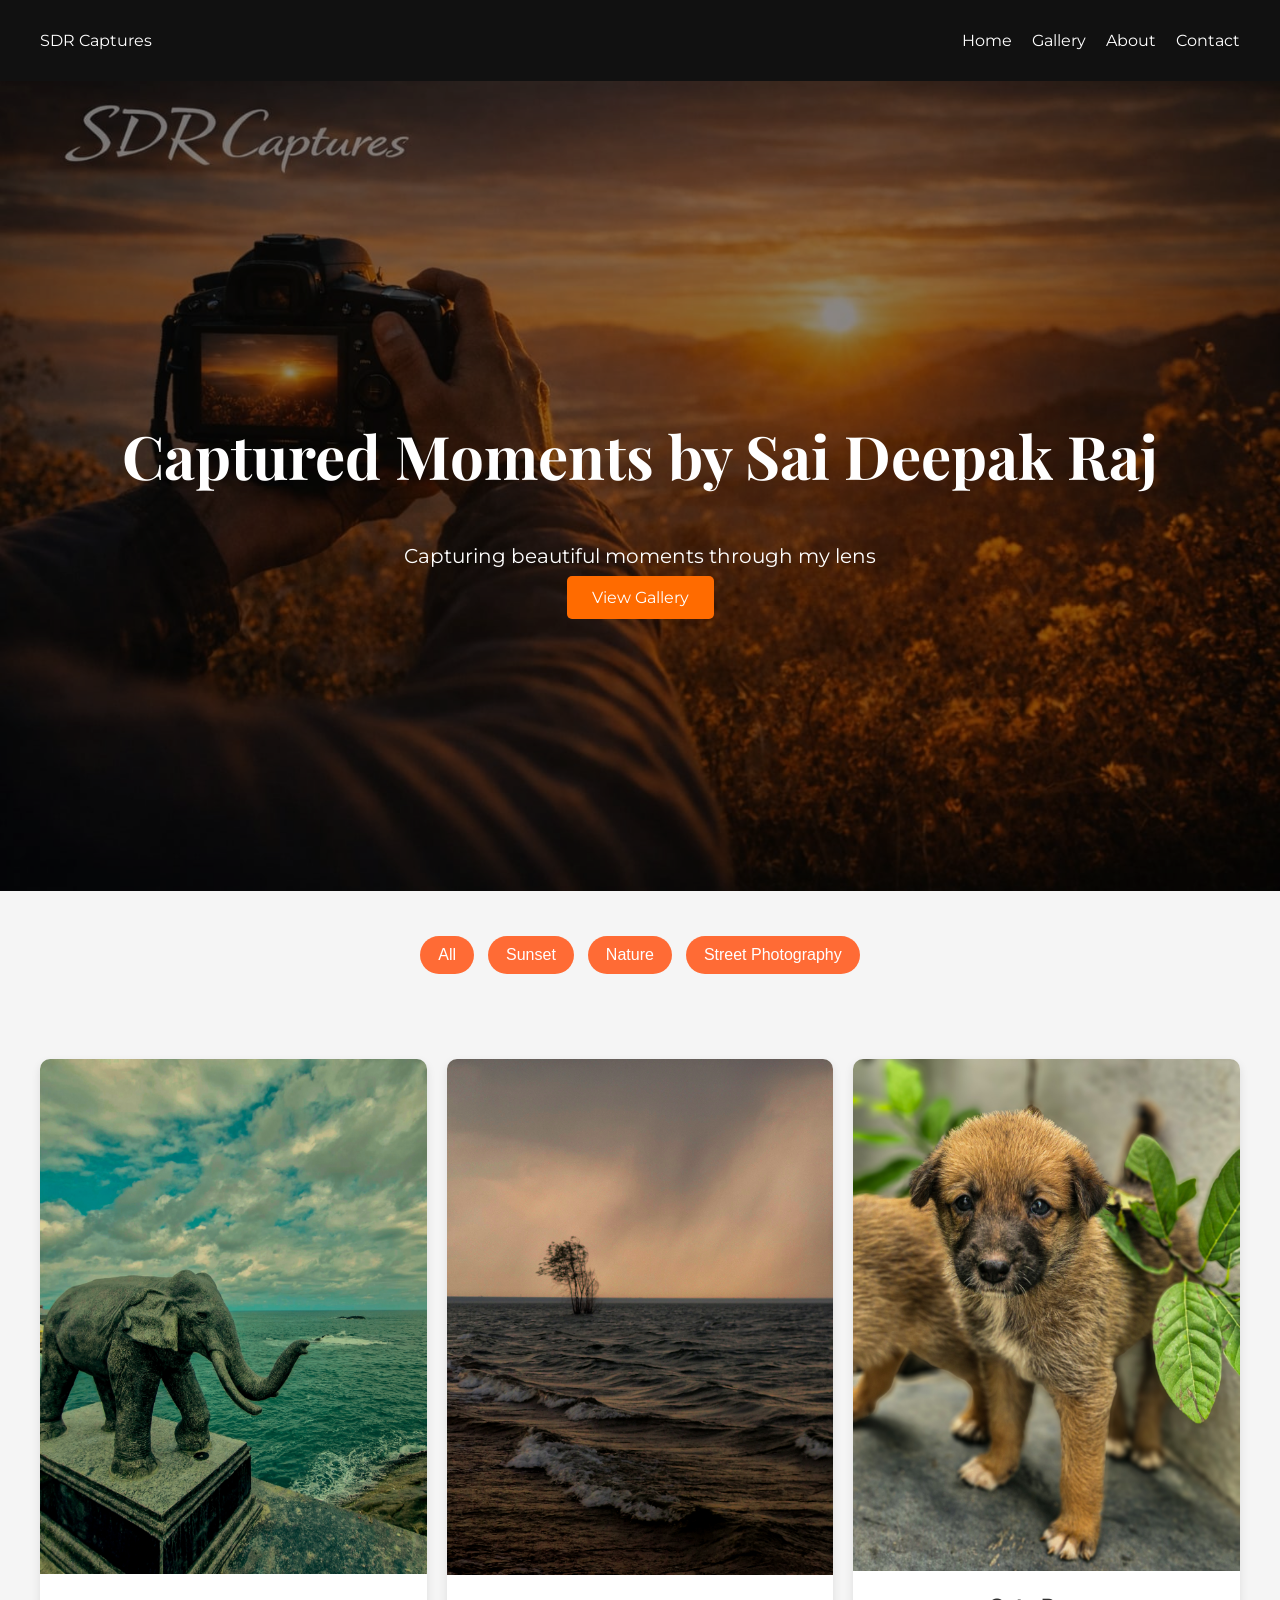
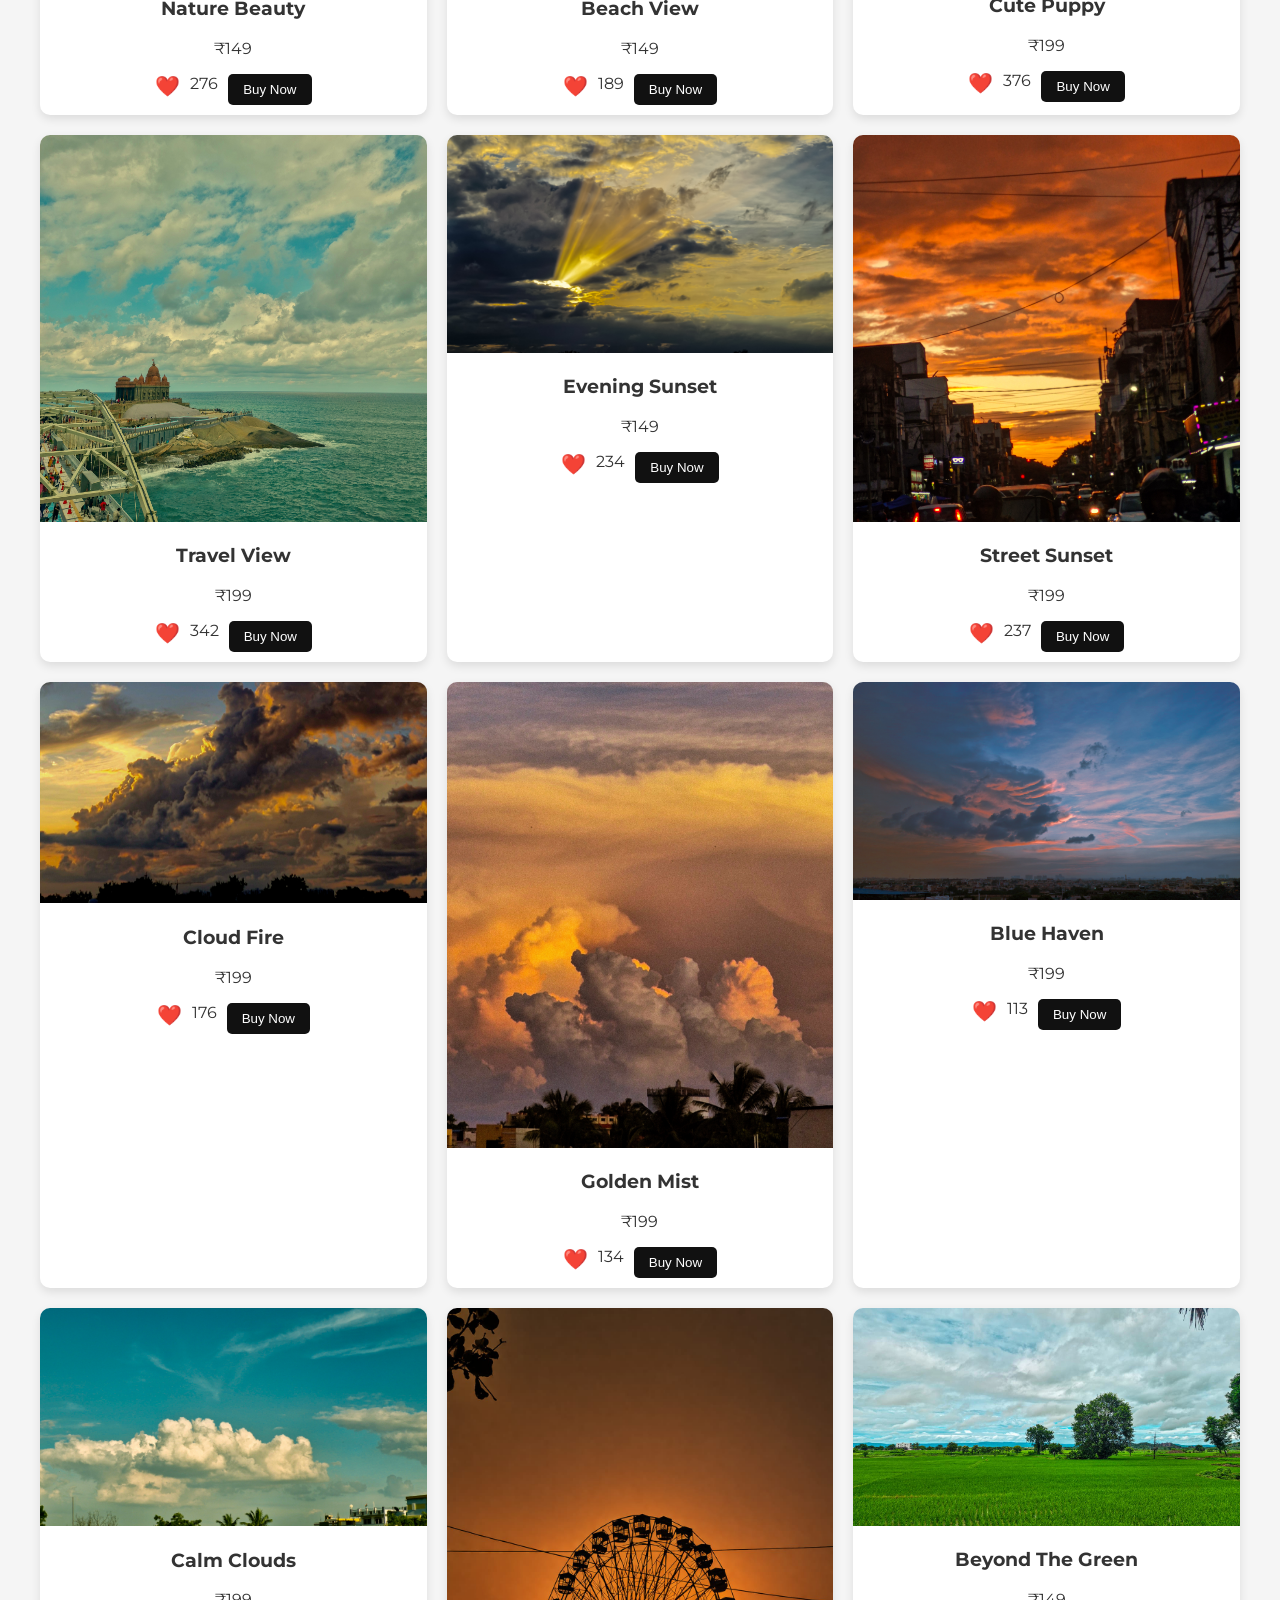
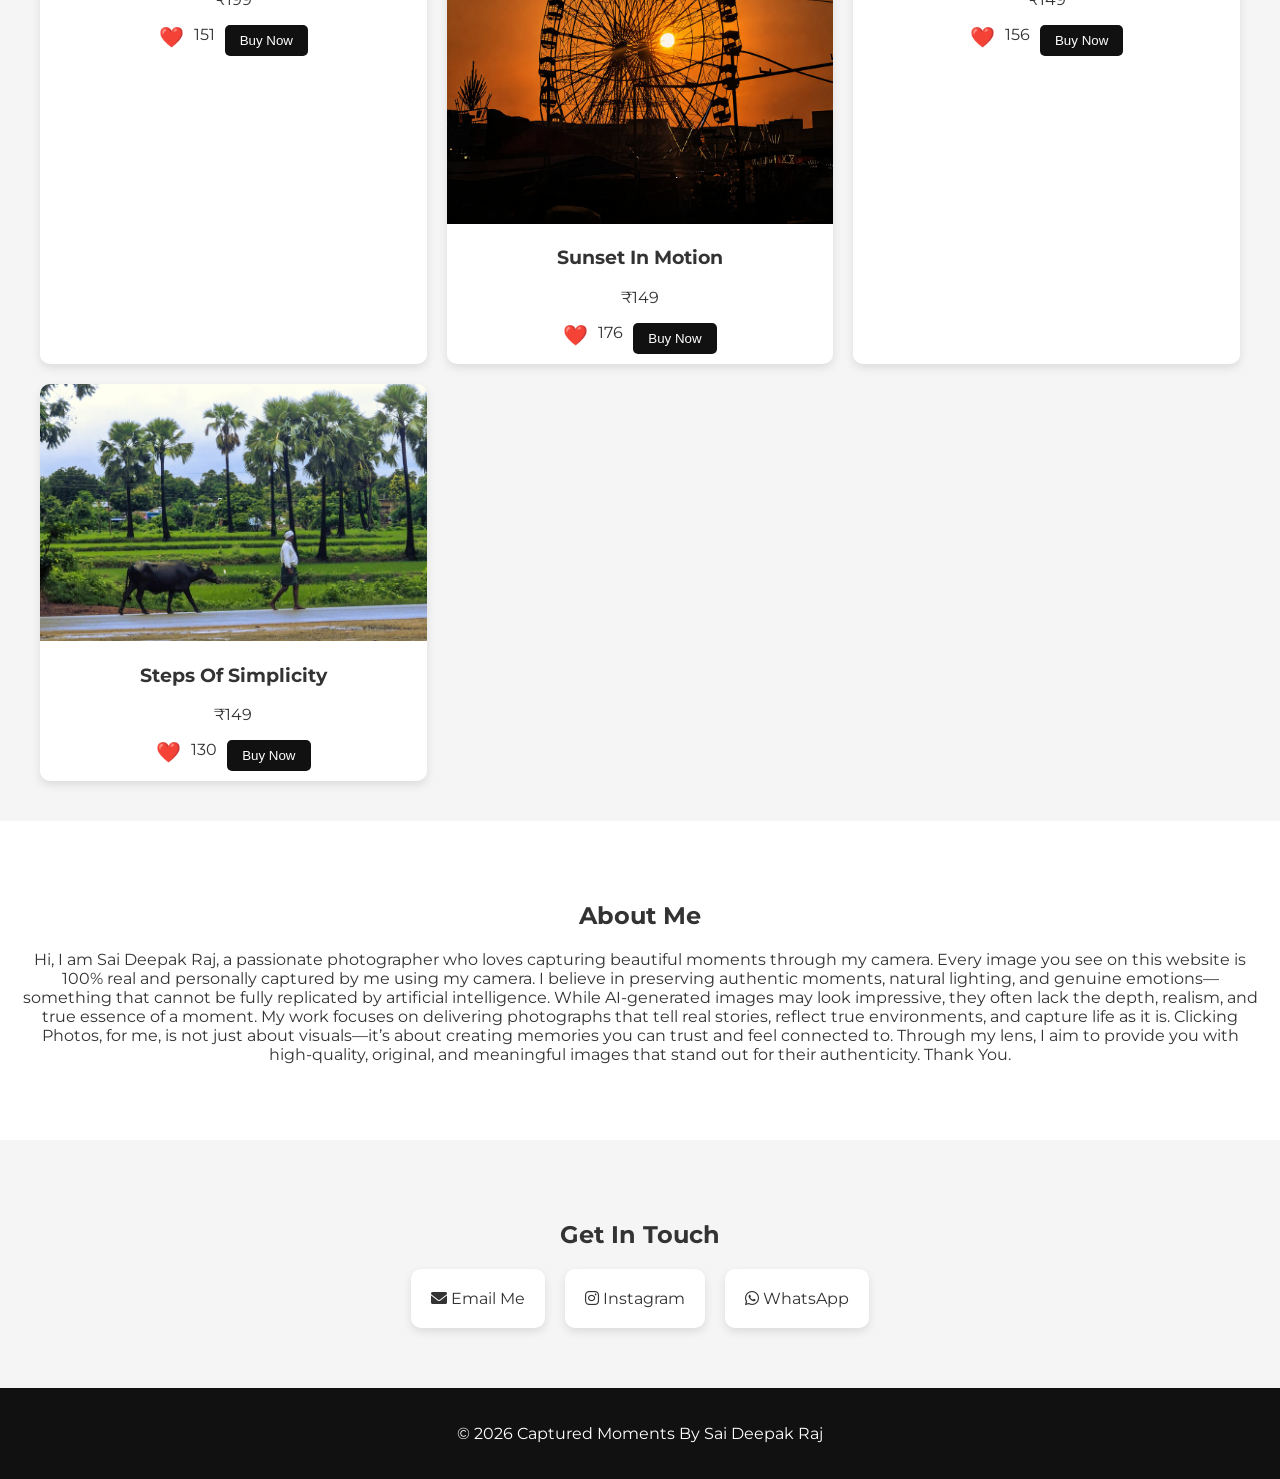
<file: index.html>
<!DOCTYPE html>
<html lang="en">
<head>
<meta charset="UTF-8">
<meta name="viewport" content="width=device-width, initial-scale=1.0">
<title>SDR Captures</title>
<meta name="description" content="Photography portfolio of Sai Deepak Raj">
<link rel="stylesheet" href="style.css">
<link href="https://fonts.googleapis.com/css2?family=Montserrat:wght@300;400;600;700&family=Playfair+Display:wght@400;700&display=swap" rel="stylesheet">
<link rel="stylesheet" href="https://cdnjs.cloudflare.com/ajax/libs/font-awesome/6.0.0/css/all.min.css">

<style>
.hero{
    background:url("banner.png") center/cover no-repeat;
    height:90vh;
    display:flex;
    align-items:center;
    justify-content:center;
    position:relative;
    text-align:center;
    color:white;
}

.hero-overlay{
    position:absolute;
    top:0;
    left:0;
    width:100%;
    height:100%;
    background:rgba(0,0,0,0.45);
}

.hero-content{
    position:relative;
    z-index:2;
}

.hero-content h1{
    font-family:'Playfair Display', serif;
    font-size:60px;
}

.hero-content p{
    font-size:20px;
}
</style>
</head>

<body>

<nav class="navbar">
<div class="logo">SDR Captures</div>

<ul class="nav-links">
<li><a href="#home">Home</a></li>
<li><a href="#gallery">Gallery</a></li>
<li><a href="#about">About</a></li>
<li><a href="#contact">Contact</a></li>
</ul>
</nav>

<section id="home" class="hero">

<!-- Desktop Banner -->
<img src="banner-desktop.jpg" class="desktop-banner">

<!-- Mobile Banner -->
<img src="banner-mobile.jpg" class="mobile-banner">

<div class="hero-overlay"></div>

<div class="hero-content">
  <h1>Captured Moments by Sai Deepak Raj</h1>
  <p>Capturing beautiful moments through my lens</p>
  <a href="#gallery" class="btn btn-primary">View Gallery</a>
</div>

</section>

<div class="categories">
<button onclick="filterPhotos('all',this)">All</button>
<button onclick="filterPhotos('sunset',this)">Sunset</button>
<button onclick="filterPhotos('nature',this)">Nature</button>
<button onclick="filterPhotos('street',this)">Street Photography</button>
</div>

<section id="gallery" class="gallery-section">
<div class="gallery-container">

<!-- PHOTO 1 -->
<div class="photo-card" data-category="nature">
<div class="image-container" onclick="showWatermark(this); openViewer(this.querySelector('img'))">
<img src="image1.jpeg">
<span class="watermark">Captured Moments © Sai Deepak Raj</span>
</div>
<h3>Nature Beauty</h3>
<p>₹149</p>
<div class="photo-actions">
    <span class="like-btn" onclick="toggleLike(this)">❤️</span>
    <span class="like-count">276</span>
<button class="btn-buy" onclick="openPayment('Nature Beauty','199')">Buy Now</button>
</div>
</div>

<!-- PHOTO 2 -->
<div class="photo-card" data-category="nature">
<div class="image-container" onclick="showWatermark(this); openViewer(this.querySelector('img'))">
<img src="beach.jpeg">
<span class="watermark">Captured Moments © Sai Deepak Raj</span>
</div>
<h3>Beach View</h3>
<p>₹149</p>
<div class="photo-actions">
    <span class="like-btn" onclick="toggleLike(this)">❤️</span>
    <span class="like-count">189</span>
<button class="btn-buy" onclick="openPayment('Beach View','199')">Buy Now</button>
</div>
</div>

<!-- PHOTO 3 -->
<div class="photo-card" data-category="street">
<div class="image-container" onclick="showWatermark(this); openViewer(this.querySelector('img'))">
<img src="image2.jpeg">
<span class="watermark">Captured Moments © Sai Deepak Raj</span>
</div>
<h3>Cute Puppy</h3>
<p>₹199</p>
<div class="photo-actions">
    <span class="like-btn" onclick="toggleLike(this)">❤️</span>
    <span class="like-count">376</span>
<button class="btn-buy" onclick="openPayment('Cute Puppy','199')">Buy Now</button>
</div>
</div>

<!-- PHOTO 4 -->
<div class="photo-card" data-category="nature">
<div class="image-container" onclick="showWatermark(this); openViewer(this.querySelector('img'))">
<img src="image3.jpeg">
<span class="watermark">Captured Moments © Sai Deepak Raj</span>
</div>
<h3>Travel View</h3>
<p>₹199</p>
<div class="photo-actions">
    <span class="like-btn" onclick="toggleLike(this)">❤️</span>
    <span class="like-count">342</span>
<button class="btn-buy" onclick="openPayment('Travel View','199')">Buy Now</button>
</div>
</div>

<!-- PHOTO 5 -->
<div class="photo-card" data-category="sunset">
<div class="image-container" onclick="showWatermark(this); openViewer(this.querySelector('img'))">
<img src="image4.jpeg">
<span class="watermark">Captured Moments © Sai Deepak Raj</span>
</div>
<h3>Evening Sunset</h3>
<p>₹149</p>
<div class="photo-actions">
<span class="like-btn" onclick="toggleLike(this)">❤️</span>
    <span class="like-count">234</span>
<button class="btn-buy" onclick="openPayment('Evening Sunset','349')">Buy Now</button>
</div>
</div>

<!-- PHOTO 6 -->
<div class="photo-card" data-category="sunset">
<div class="image-container" onclick="showWatermark(this); openViewer(this.querySelector('img'))">
<img src="sunset-street.jpeg">
<span class="watermark">Captured Moments © Sai Deepak Raj</span>
</div>
<h3>Street Sunset</h3>
<p>₹199</p>
<div class="photo-actions">
<span class="like-btn" onclick="toggleLike(this)">❤️</span>
    <span class="like-count">237</span>
<button class="btn-buy" onclick="openPayment('Street Sunset','199')">Buy Now</button>
</div>
</div>

<!-- PHOTO 7 -->
<div class="photo-card" data-category="sunset">
<div class="image-container" onclick="showWatermark(this); openViewer(this.querySelector('img'))">
<img src="image7.jpeg">
<span class="watermark">Captured Moments © Sai Deepak Raj</span>
</div>
<h3>Cloud Fire</h3>
<p>₹199</p>
<div class="photo-actions">
<span class="like-btn" onclick="toggleLike(this)">❤️</span>
    <span class="like-count">176</span>
<button class="btn-buy" onclick="openPayment('Cloud Fire','199')">Buy Now</button>
</div>
</div>

<!-- PHOTO 8 -->
<div class="photo-card" data-category="sunset">
<div class="image-container" onclick="showWatermark(this); openViewer(this.querySelector('img'))">
<img src="image8.jpeg">
<span class="watermark">Captured Moments © Sai Deepak Raj</span>
</div>
<h3>Golden Mist</h3>
<p>₹199</p>
<div class="photo-actions">
<span class="like-btn" onclick="toggleLike(this)">❤️</span>
    <span class="like-count">134</span>
<button class="btn-buy" onclick="openPayment('Golden Mist','199')">Buy Now</button>
</div>
</div>

<!-- PHOTO 9 -->
<div class="photo-card" data-category="sunset">
<div class="image-container" onclick="showWatermark(this); openViewer(this.querySelector('img'))">
<img src="image9.jpeg">
<span class="watermark">Captured Moments © Sai Deepak Raj</span>
</div>
<h3>Blue Haven</h3>
<p>₹199</p>
<div class="photo-actions">
<span class="like-btn" onclick="toggleLike(this)">❤️</span>
    <span class="like-count">113</span>
<button class="btn-buy" onclick="openPayment('Blue Haven','199')">Buy Now</button>
</div>
</div>

<!-- PHOTO 10 -->
<div class="photo-card" data-category="sunset">
<div class="image-container" onclick="showWatermark(this); openViewer(this.querySelector('img'))">
<img src="image10.jpeg">
<span class="watermark">Captured Moments © Sai Deepak Raj</span>
</div>
<h3>Calm Clouds</h3>
<p>₹199</p>
<div class="photo-actions">
<span class="like-btn" onclick="toggleLike(this)">❤️</span>
    <span class="like-count">151</span>
<button class="btn-buy" onclick="openPayment('Calm Clouds','199')">Buy Now</button>
</div>
</div>
    <!-- PHOTO 11 -->
<div class="photo-card" data-category="sunset">
<div class="image-container" onclick="showWatermark(this); openViewer(this.querySelector('img'))">
<img src="image11.jpg">
<span class="watermark">Captured Moments © Sai Deepak Raj</span>
</div>
<h3>Sunset In Motion</h3>
<p>₹149</p>
<div class="photo-actions">
    <span class="like-btn" onclick="toggleLike(this)">❤️</span>
    <span class="like-count">176</span>
<button class="btn-buy" onclick="openPayment('Nature Beauty','199')">Buy Now</button>
</div>
</div>
    <!-- PHOTO 12 -->
<div class="photo-card" data-category="nature">
<div class="image-container" onclick="showWatermark(this); openViewer(this.querySelector('img'))">
<img src="image12.jpg">
<span class="watermark">Captured Moments © Sai Deepak Raj</span>
</div>
<h3>Beyond The Green</h3>
<p>₹149</p>
<div class="photo-actions">
    <span class="like-btn" onclick="toggleLike(this)">❤️</span>
    <span class="like-count">156</span>
<button class="btn-buy" onclick="openPayment('Nature Beauty','199')">Buy Now</button>
</div>
</div>
    <!-- PHOTO 13 -->
<div class="photo-card" data-category="street">
<div class="image-container" onclick="showWatermark(this); openViewer(this.querySelector('img'))">
<img src="image13.jpg">
<span class="watermark">Captured Moments © Sai Deepak Raj</span>
</div>
<h3>Steps Of Simplicity</h3>
<p>₹149</p>
<div class="photo-actions">
    <span class="like-btn" onclick="toggleLike(this)">❤️</span>
    <span class="like-count">130</span>
<button class="btn-buy" onclick="openPayment('Nature Beauty','199')">Buy Now</button>
</div>
</div>

</div>
</section>


<section id="about" class="about-section">

<h2>About Me</h2>

<p>
Hi, I am Sai Deepak Raj, a passionate photographer who loves capturing beautiful moments through my camera.
    Every image you see on this website is 100% real and personally captured by me using my camera. I believe in preserving authentic moments, natural lighting, and genuine emotions—something that cannot be fully replicated by artificial intelligence.
While AI-generated images may look impressive, they often lack the depth, realism, and true essence of a moment. My work focuses on delivering photographs that tell real stories, reflect true environments, and capture life as it is.
Clicking Photos, for me, is not just about visuals—it’s about creating memories you can trust and feel connected to. Through my lens, I aim to provide you with high-quality, original, and meaningful images that stand out for their authenticity.
                                                  Thank You.
</p>

</section>


<section id="contact" class="contact-section">

<h2>Get In Touch</h2>

<div class="contact-links">

<a href="mailto:saideepakraj22@gmail.com" class="contact-card">

<i class="fas fa-envelope"></i>

<span>Email Me</span>

</a>


<a href="https://www.instagram.com/saideepakraj_gajwinkar" target="_blank" class="contact-card">

<i class="fab fa-instagram"></i>

<span>Instagram</span>

</a>


<a href="https://wa.me/918074158967" target="_blank" class="contact-card whatsapp">

<i class="fab fa-whatsapp"></i>

<span>WhatsApp</span>

</a>

</div>

</section>


<footer>

<p>© 2026 Captured Moments By Sai Deepak Raj </p>

</footer>



<!-- IMAGE VIEWER -->

<div id="imageViewer" class="image-viewer">

<span class="close-viewer" onclick="closeViewer()">×</span>

<img id="viewerImg">

</div>



<!-- PAYMENT POPUP -->

<div id="paymentPopup" class="payment-popup">

<div class="payment-box">

<h2>Buy Photo</h2>

<p id="photoName"></p>

<p id="photoPrice"></p>

<h3>Pay via UPI</h3>

<p><b>UPI ID:</b> 8074158967@upi</p>

<img src="upi-qr.jpeg" class="upi-qr">

<p class="disclaimer">

Massage on WhatsApp,The picture will be sent directly to your WhatsApp after payment.

</p>

<a id="whatsappLink" target="_blank">

<button class="btn-buy">Message on WhatsApp</button>

</a>

<button onclick="closePayment()" class="close-pay">Close</button>

</div>

</div>
 <script src="script.js"></script>

<script>
function showWatermark(container) {
    let watermark = container.querySelector(".watermark");
    watermark.style.opacity = (watermark.style.opacity == "1") ? "0" : "1";
}
</script>
<script>
document.addEventListener("contextmenu", function(e) {
    e.preventDefault();
});
</script>
<script>
document.addEventListener("keydown", function(e) {
    if (e.ctrlKey && (e.key === "s" || e.key === "u")) {
        e.preventDefault();
    }
});
</script>




    <script>
function toggleLike(btn) {
    const card = btn.closest(".photo-card");
    const id = card.getAttribute("data-id");

    const countSpan = btn.nextElementSibling;
    let count = parseInt(countSpan.innerText);

    let liked = localStorage.getItem("liked_" + id);

    if (liked === "true") {
        count = count - 1;
        btn.classList.remove("liked");
        btn.innerText = "❤️";
        localStorage.setItem("liked_" + id, "false");
    } else {
        count = count + 1;
        btn.classList.add("liked");
        btn.innerText = "💖";
        localStorage.setItem("liked_" + id, "true");
    }

    countSpan.innerText = count;
}

window.addEventListener("load", () => {
    document.querySelectorAll(".photo-card").forEach(card => {
        const id = card.getAttribute("data-id");
        const btn = card.querySelector(".like-btn");

        let liked = localStorage.getItem("liked_" + id);

        if (liked === "true") {
            btn.classList.add("liked");
            btn.innerText = "💖";
        }
    });
});
</script>

</body>
</html>
</file>
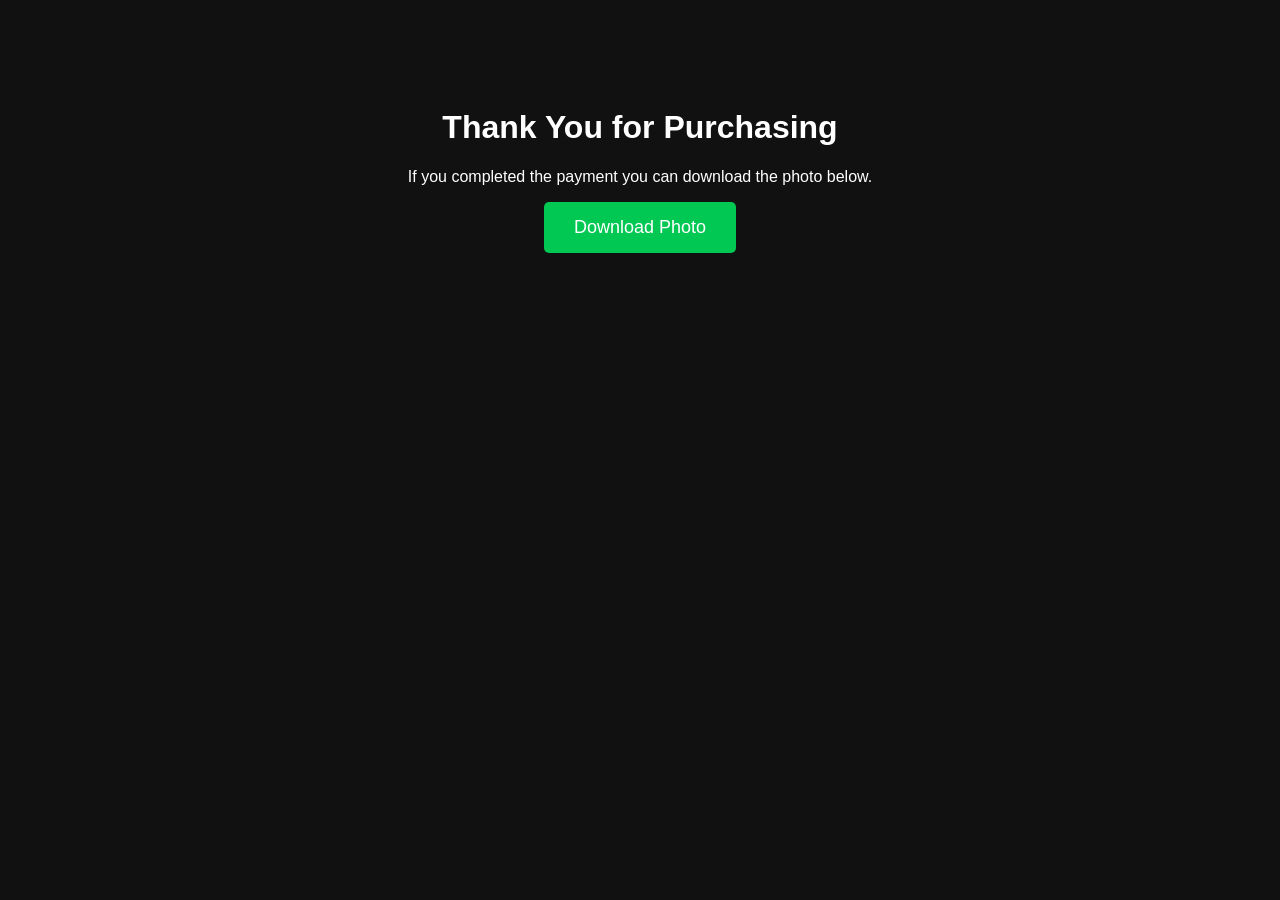
<file: download.html>
<!DOCTYPE html>
<html>
<head>
<title>Download Photo</title>

<style>

body{
font-family:Arial;
text-align:center;
background:#111;
color:white;
padding:80px;
}

.download-btn{
background:#00c853;
color:white;
padding:15px 30px;
border:none;
font-size:18px;
border-radius:5px;
cursor:pointer;
}

</style>

</head>

<body>

<h1>Thank You for Purchasing</h1>

<p>If you completed the payment you can download the photo below.</p>

<a href="sunset-street.jpeg" download>
<button class="download-btn">Download Photo</button>
</a>

</body>
</html>
</file>
<file: style.css>
body{
    margin:0;
    font-family:'Montserrat',sans-serif;
    background:#f5f5f5;
    color:#333;
}

/* NAVBAR */
.navbar{
    display:flex;
    justify-content:space-between;
    align-items:center;
    padding:15px 40px;
    background:#111;
    color:white;
    flex-wrap:wrap;
}

.nav-links{
    list-style:none;
    display:flex;
    gap:20px;
    flex-wrap:wrap;
}

.nav-links a{
    color:white;
    text-decoration:none;
}

/* HERO */
.hero{
    height:90vh;
    display:flex;
    align-items:center;
    justify-content:center;
    position:relative;
    color:white;
    text-align:center;
    overflow:hidden;
}

/* 🔥 NEW BANNER SYSTEM */
.desktop-banner,
.mobile-banner{
    position:absolute;
    top:0;
    left:0;
    width:100%;
    height:100%;
    object-fit:cover;
    z-index:0;
}

/* Hide mobile banner by default */
.mobile-banner{
    display:none;
}

/* Mobile view */
@media (max-width:768px){
    .desktop-banner{
        display:none;
    }
    .mobile-banner{
        display:block;
    }
}

.hero-overlay{
    position:absolute;
    top:0;
    left:0;
    width:100%;
    height:100%;
    background:rgba(0,0,0,0.5);
    z-index:1;
}

.hero-content{
    position:relative;
    z-index:2;
}

.hero-content h1{
    font-size:60px;
}

.hero-content p{
    font-size:20px;
}

.btn-primary{
    background:#ff6b00;
    color:white;
    padding:12px 25px;
    text-decoration:none;
    border-radius:5px;
}

/* CATEGORIES */
.categories{
    text-align:center;
    margin:40px 0;
}

.categories button{
    background:#ff6b35;
    color:white;
    border:none;
    padding:10px 18px;
    margin:5px;
    font-size:16px;
    border-radius:25px;
    cursor:pointer;
}

.categories button.active {
    background: #111;
    color: white;
}

/* GALLERY */
.gallery-container{
    display:grid;
    grid-template-columns:repeat(3,1fr);
    gap:20px;
    padding:40px;
}

.photo-card{
    background:white;
    border-radius:10px;
    overflow:hidden;
    box-shadow:0 4px 10px rgba(0,0,0,0.1);
    text-align:center;
}

.photo-card img{
    width:100%;
    height:auto;
    display:block;
}

/* ACTIONS */
.photo-actions{
    display:flex;
    justify-content:center;
    gap:10px;
    margin-bottom:10px;
}

.like-btn{
    border:none;
    background:white;
    font-size:20px;
    cursor:pointer;
    transition: transform 0.2s ease;
}

.like-btn.liked{
    transform: scale(1.5);
    color: #ff2d55;
}

.btn-buy{
    background:#111;
    color:white;
    border:none;
    padding:8px 15px;
    cursor:pointer;
    border-radius:5px;
}

/* SECTIONS */
.about-section{
    padding:60px 20px;
    text-align:center;
    background:white;
}

.contact-section{
    padding:60px 20px;
    text-align:center;
}

.contact-links{
    display:flex;
    justify-content:center;
    gap:20px;
    flex-wrap:wrap;
}

.contact-card{
    text-decoration:none;
    background:white;
    padding:20px;
    border-radius:10px;
    box-shadow:0 4px 10px rgba(0,0,0,0.1);
    color:#333;
}

footer{
    text-align:center;
    padding:20px;
    background:#111;
    color:white;
}

/* IMAGE VIEWER */
.image-viewer{
    display:none;
    position:fixed;
    top:0;
    left:0;
    width:100%;
    height:100%;
    background:rgba(0,0,0,0.9);
    justify-content:center;
    align-items:center;
    z-index:9999;
}

.image-viewer img{
    max-width:90%;
    max-height:90%;
    object-fit:contain;
}

.close-viewer{
    position:absolute;
    top:20px;
    right:35px;
    font-size:40px;
    color:white;
    cursor:pointer;
}

/* PAYMENT */
.payment-popup{
    display:none;
    position:fixed;
    top:0;
    left:0;
    width:100%;
    height:100%;
    background:rgba(0,0,0,0.7);
    justify-content:center;
    align-items:center;
    z-index:9999;
}

.payment-box{
    background:white;
    padding:30px;
    border-radius:10px;
    text-align:center;
    width:320px;
}

.upi-qr{
    width:180px;
    margin:10px 0;
}

.disclaimer{
    font-size:14px;
    color:#555;
    margin-top:10px;
}

.close-pay{
    margin-top:10px;
    padding:8px 15px;
    border:none;
    background:#333;
    color:white;
    cursor:pointer;
}

/* WATERMARK */
.image-container {
    position: relative;
    display: inline-block;
    cursor: pointer;
}

.image-container img {
    width: 100%;
    display: block;
}

.watermark {
    position: absolute;
    bottom: 10px;
    right: 10px;
    color: white;
    font-size: 14px;
    background: rgba(0, 0, 0, 0.5);
    padding: 5px 10px;
    border-radius: 5px;
    opacity: 0;
    transition: 0.3s;
}

/* 🔥 MOBILE RESPONSIVE */
@media (max-width: 768px){

    .navbar{
        flex-direction:column;
        text-align:center;
    }

    .nav-links{
        justify-content:center;
        padding-top:10px;
    }

    .hero{
        height:60vh;
    }

    .hero-content h1{
        font-size:28px;
    }

    .hero-content p{
        font-size:16px;
    }

    .gallery-container{
        grid-template-columns:1fr;
        padding:20px;
    }

    .photo-card{
        margin-bottom:20px;
    }

    .payment-box{
        width:90%;
    }

}
img {
    -webkit-user-drag: none;
    user-select: none;
    pointer-events: auto;
}

body {
    -webkit-touch-callout: none;
}
img {
    -webkit-user-drag: none;
}
</file>
